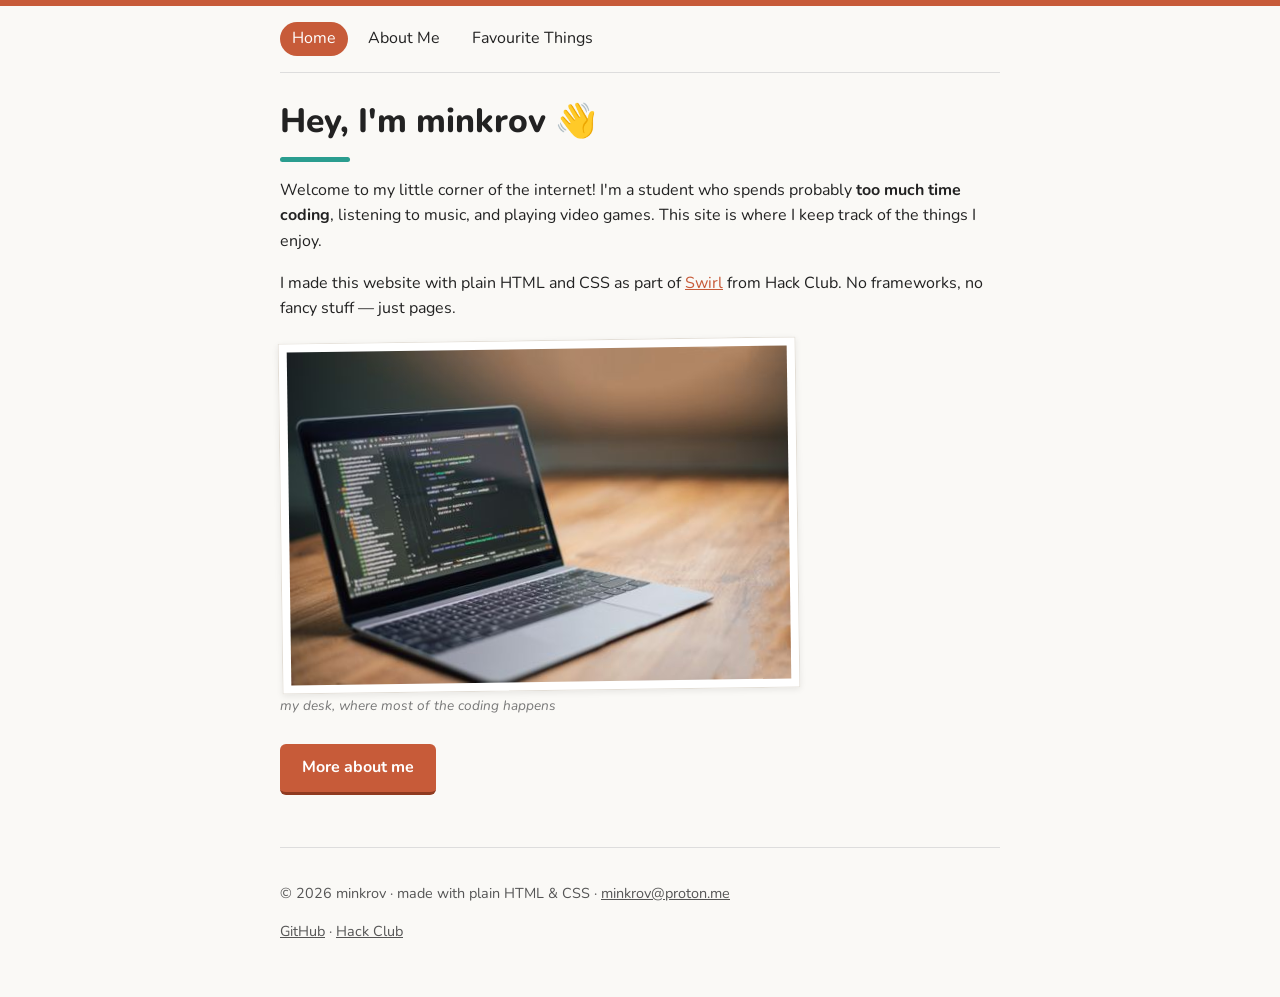
<file: index.html>
<!DOCTYPE html>
<html lang="en">
<head>
  <meta charset="UTF-8">
  <meta name="viewport" content="width=device-width, initial-scale=1.0">
  <title>Home | minkrov</title>
  <link rel="icon" type="image/svg+xml" href="favicon.svg">
  <link rel="preconnect" href="https://fonts.googleapis.com">
  <link rel="preconnect" href="https://fonts.gstatic.com" crossorigin>
  <link href="https://fonts.googleapis.com/css2?family=Nunito:wght@400;700;800&display=swap" rel="stylesheet">
  <link rel="stylesheet" href="style.css">
</head>
<body>
  <div class="wrap">
    <nav>
      <ul>
        <li><a href="index.html" class="active">Home</a></li>
        <li><a href="about.html">About Me</a></li>
        <li><a href="favourites.html">Favourite Things</a></li>
      </ul>
    </nav>

    <main>
      <h1>Hey, I'm minkrov 👋</h1>
      <p>
        Welcome to my little corner of the internet! I'm a student who spends
        probably <strong>too much time coding</strong>, listening to music, and
        playing video games. This site is where I keep track of the things
        I enjoy.
      </p>
      <p>
        I made this website with plain HTML and CSS as part of
        <a href="https://swirl.hackclub.com/" target="_blank" rel="noopener">Swirl</a>
        from Hack Club. No frameworks, no fancy stuff — just pages.
      </p>

      <img src="images/desk.jpg" alt="My laptop open on a wooden desk with code on the screen">
      <p class="caption">my desk, where most of the coding happens</p>

      <a class="button" href="about.html">More about me</a>
    </main>

    <footer>
      <p>
        © 2026 minkrov · made with plain HTML &amp; CSS ·
        <a href="mailto:minkrov@proton.me">minkrov@proton.me</a>
      </p>
      <p>
        <a href="https://github.com/minkrov" target="_blank" rel="noopener">GitHub</a> ·
        <a href="https://hackclub.com" target="_blank" rel="noopener">Hack Club</a>
      </p>
    </footer>
  </div>
</body>
</html>
</file>
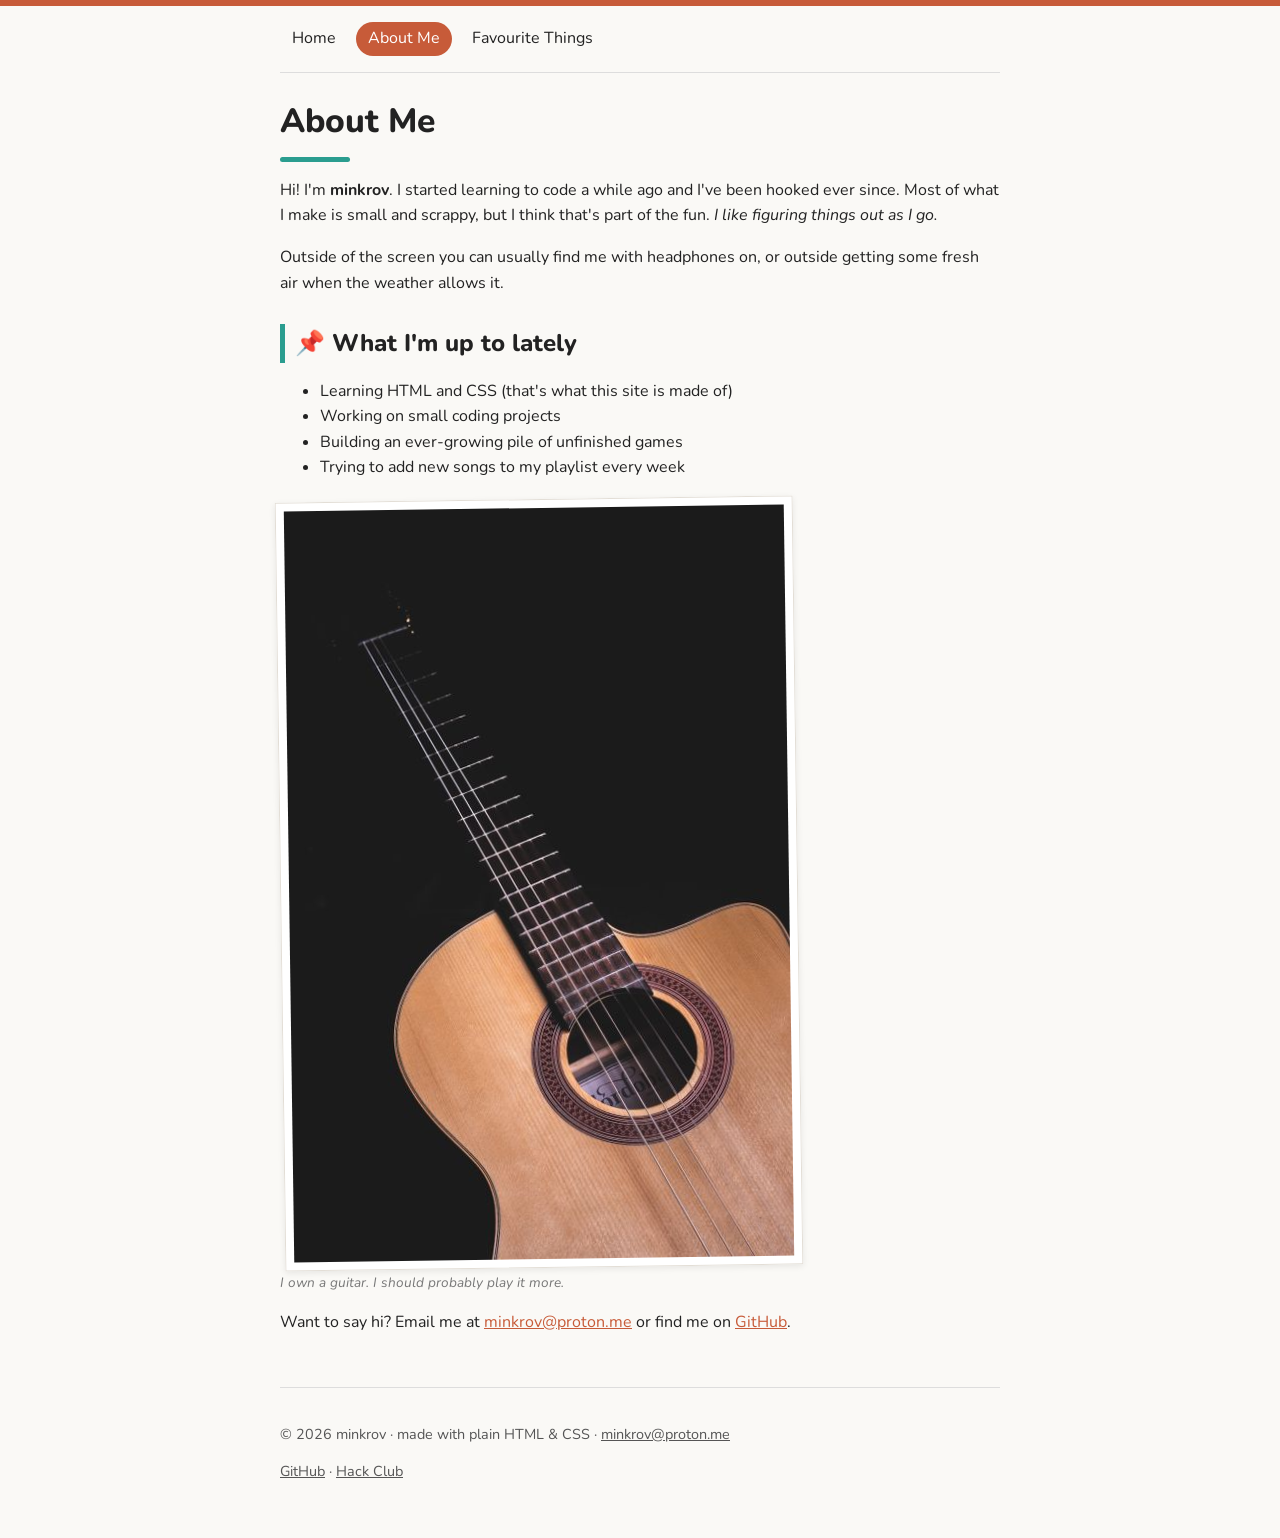
<file: about.html>
<!DOCTYPE html>
<html lang="en">
<head>
  <meta charset="UTF-8">
  <meta name="viewport" content="width=device-width, initial-scale=1.0">
  <title>About Me | minkrov</title>
  <link rel="icon" type="image/svg+xml" href="favicon.svg">
  <link rel="preconnect" href="https://fonts.googleapis.com">
  <link rel="preconnect" href="https://fonts.gstatic.com" crossorigin>
  <link href="https://fonts.googleapis.com/css2?family=Nunito:wght@400;700;800&display=swap" rel="stylesheet">
  <link rel="stylesheet" href="style.css">
</head>
<body>
  <div class="wrap">
    <nav>
      <ul>
        <li><a href="index.html">Home</a></li>
        <li><a href="about.html" class="active">About Me</a></li>
        <li><a href="favourites.html">Favourite Things</a></li>
      </ul>
    </nav>

    <main>
      <h1>About Me</h1>
      <p>
        Hi! I'm <strong>minkrov</strong>. I started learning to code a while
        ago and I've been hooked ever since. Most of what I make is small and
        scrappy, but I think that's part of the fun. <em>I like figuring things
        out as I go.</em>
      </p>
      <p>
        Outside of the screen you can usually find me with headphones on, or
        outside getting some fresh air when the weather allows it.
      </p>

      <h2>📌 What I'm up to lately</h2>
      <ul>
        <li>Learning HTML and CSS (that's what this site is made of)</li>
        <li>Working on small coding projects</li>
        <li>Building an ever-growing pile of unfinished games</li>
        <li>Trying to add new songs to my playlist every week</li>
      </ul>

      <img src="images/guitar.jpg" alt="A classical acoustic guitar photographed against a dark background">
      <p class="caption">I own a guitar. I should probably play it more.</p>

      <p>
        Want to say hi? Email me at
        <a href="mailto:minkrov@proton.me">minkrov@proton.me</a> or find me on
        <a href="https://github.com/minkrov" target="_blank" rel="noopener">GitHub</a>.
      </p>
    </main>

    <footer>
      <p>
        © 2026 minkrov · made with plain HTML &amp; CSS ·
        <a href="mailto:minkrov@proton.me">minkrov@proton.me</a>
      </p>
      <p>
        <a href="https://github.com/minkrov" target="_blank" rel="noopener">GitHub</a> ·
        <a href="https://hackclub.com" target="_blank" rel="noopener">Hack Club</a>
      </p>
    </footer>
  </div>
</body>
</html>
</file>
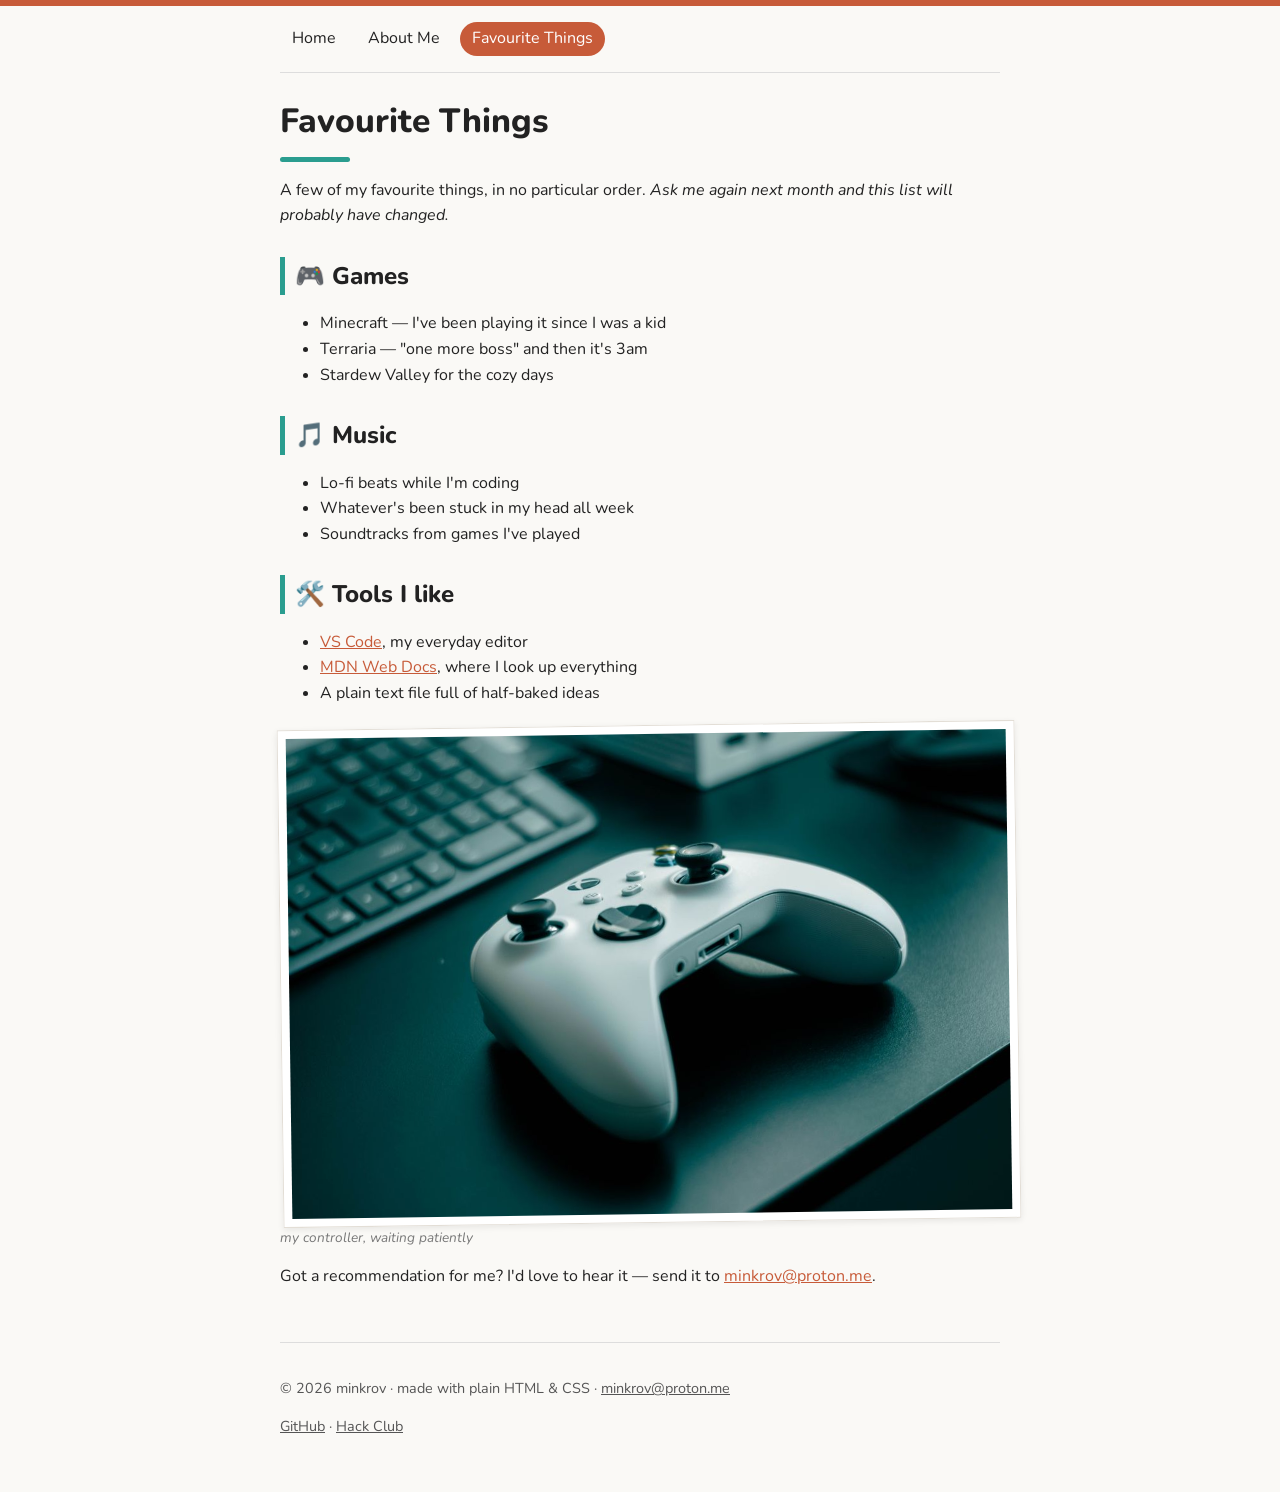
<file: favourites.html>
<!DOCTYPE html>
<html lang="en">
<head>
  <meta charset="UTF-8">
  <meta name="viewport" content="width=device-width, initial-scale=1.0">
  <title>Favourite Things | minkrov</title>
  <link rel="icon" type="image/svg+xml" href="favicon.svg">
  <link rel="preconnect" href="https://fonts.googleapis.com">
  <link rel="preconnect" href="https://fonts.gstatic.com" crossorigin>
  <link href="https://fonts.googleapis.com/css2?family=Nunito:wght@400;700;800&display=swap" rel="stylesheet">
  <link rel="stylesheet" href="style.css">
</head>
<body>
  <div class="wrap">
    <nav>
      <ul>
        <li><a href="index.html">Home</a></li>
        <li><a href="about.html">About Me</a></li>
        <li><a href="favourites.html" class="active">Favourite Things</a></li>
      </ul>
    </nav>

    <main>
      <h1>Favourite Things</h1>
      <p>
        A few of my favourite things, in no particular order. <em>Ask me again
        next month and this list will probably have changed.</em>
      </p>

      <h2>🎮 Games</h2>
      <ul>
        <li>Minecraft — I've been playing it since I was a kid</li>
        <li>Terraria — "one more boss" and then it's 3am</li>
        <li>Stardew Valley for the cozy days</li>
      </ul>

      <h2>🎵 Music</h2>
      <ul>
        <li>Lo-fi beats while I'm coding</li>
        <li>Whatever's been stuck in my head all week</li>
        <li>Soundtracks from games I've played</li>
      </ul>

      <h2>🛠️ Tools I like</h2>
      <ul>
        <li><a href="https://code.visualstudio.com/" target="_blank" rel="noopener">VS Code</a>, my everyday editor</li>
        <li><a href="https://developer.mozilla.org/" target="_blank" rel="noopener">MDN Web Docs</a>, where I look up everything</li>
        <li>A plain text file full of half-baked ideas</li>
      </ul>

      <img src="images/controller.jpg" alt="A white game controller sitting on a desk next to a keyboard">
      <p class="caption">my controller, waiting patiently</p>

      <p>
        Got a recommendation for me? I'd love to hear it — send it to
        <a href="mailto:minkrov@proton.me">minkrov@proton.me</a>.
      </p>
    </main>

    <footer>
      <p>
        © 2026 minkrov · made with plain HTML &amp; CSS ·
        <a href="mailto:minkrov@proton.me">minkrov@proton.me</a>
      </p>
      <p>
        <a href="https://github.com/minkrov" target="_blank" rel="noopener">GitHub</a> ·
        <a href="https://hackclub.com" target="_blank" rel="noopener">Hack Club</a>
      </p>
    </footer>
  </div>
</body>
</html>
</file>
<file: style.css>
/* Styles for my personal site.
   Plain background, readable text, a little bit of fun. */

body {
  font-family: "Nunito", sans-serif;
  background-color: #faf9f6;
  color: #222;
  margin: 0;
  line-height: 1.6;
  border-top: 6px solid #c75b39; /* little strip of color up top */
}

::selection {
  background-color: #ffe0cc; /* nice color when selecting text */
}

.wrap {
  max-width: 720px;
  margin: 0 auto;
  padding: 0 20px;
}

/* --- navigation --- */

nav ul {
  list-style: none;
  display: flex;
  flex-wrap: wrap;
  gap: 8px;
  padding: 16px 0;
  margin: 0;
  border-bottom: 1px solid #ddd;
}

nav a {
  display: inline-block;
  text-decoration: none;
  color: #222;
  padding: 4px 12px;
  border-radius: 999px; /* pill shape */
  transition: background-color 0.15s ease, color 0.15s ease;
}

nav a:hover {
  background-color: #f1e5dc;
  color: #c75b39;
  text-decoration: none;
}

nav a.active,
nav a.active:hover {
  background-color: #c75b39;
  color: #fff;
}

/* --- headings & content --- */

h1 {
  font-size: 2.1rem;
  font-weight: 800;
  margin-bottom: 14px;
}

h1::after {
  content: "";
  display: block;
  width: 70px;
  height: 5px;
  background-color: #2a9d8f; /* teal underline */
  border-radius: 3px;
  margin-top: 8px;
}

h2 {
  font-weight: 800;
  margin-top: 28px;
  margin-bottom: 6px;
  border-left: 5px solid #2a9d8f;
  padding-left: 10px;
}

main a {
  color: #c75b39;
}

main a:hover {
  color: #8f3a20;
}

img {
  display: block;
  max-width: 100%;
  height: auto;
  background: #fff;
  padding: 8px;
  border: 1px solid #e3ded6;
  box-shadow: 0 2px 6px rgba(0, 0, 0, 0.08);
  transform: rotate(-0.8deg); /* slightly askew, like a photo on a desk */
  margin: 18px 0 4px;
  transition: transform 0.2s ease;
}

img:hover {
  transform: rotate(0deg) translateY(-2px);
}

.caption {
  font-size: 0.85rem;
  color: #777;
  font-style: italic;
  margin-top: 2px;
}

/* --- button --- */

.button {
  display: inline-block;
  background-color: #c75b39;
  color: #fff;
  padding: 11px 22px;
  border: none;
  border-bottom: 3px solid #8f3a20; /* chunky edge instead of a shadow */
  border-radius: 6px;
  font-size: 1rem;
  font-weight: 700;
  font-family: inherit;
  text-decoration: none;
  cursor: pointer;
  margin-top: 14px;
  transition: transform 0.12s ease, background-color 0.12s ease;
}

.button:hover {
  background-color: #a94a2d;
  transform: translateY(-2px);
}

.button:active {
  transform: translateY(1px);
}

/* --- footer --- */

footer {
  border-top: 1px solid #ddd;
  margin-top: 52px;
  padding: 20px 0 40px;
  font-size: 0.9rem;
  color: #555;
}

footer a {
  color: #555;
}

footer a:hover {
  color: #c75b39;
}
</file>
